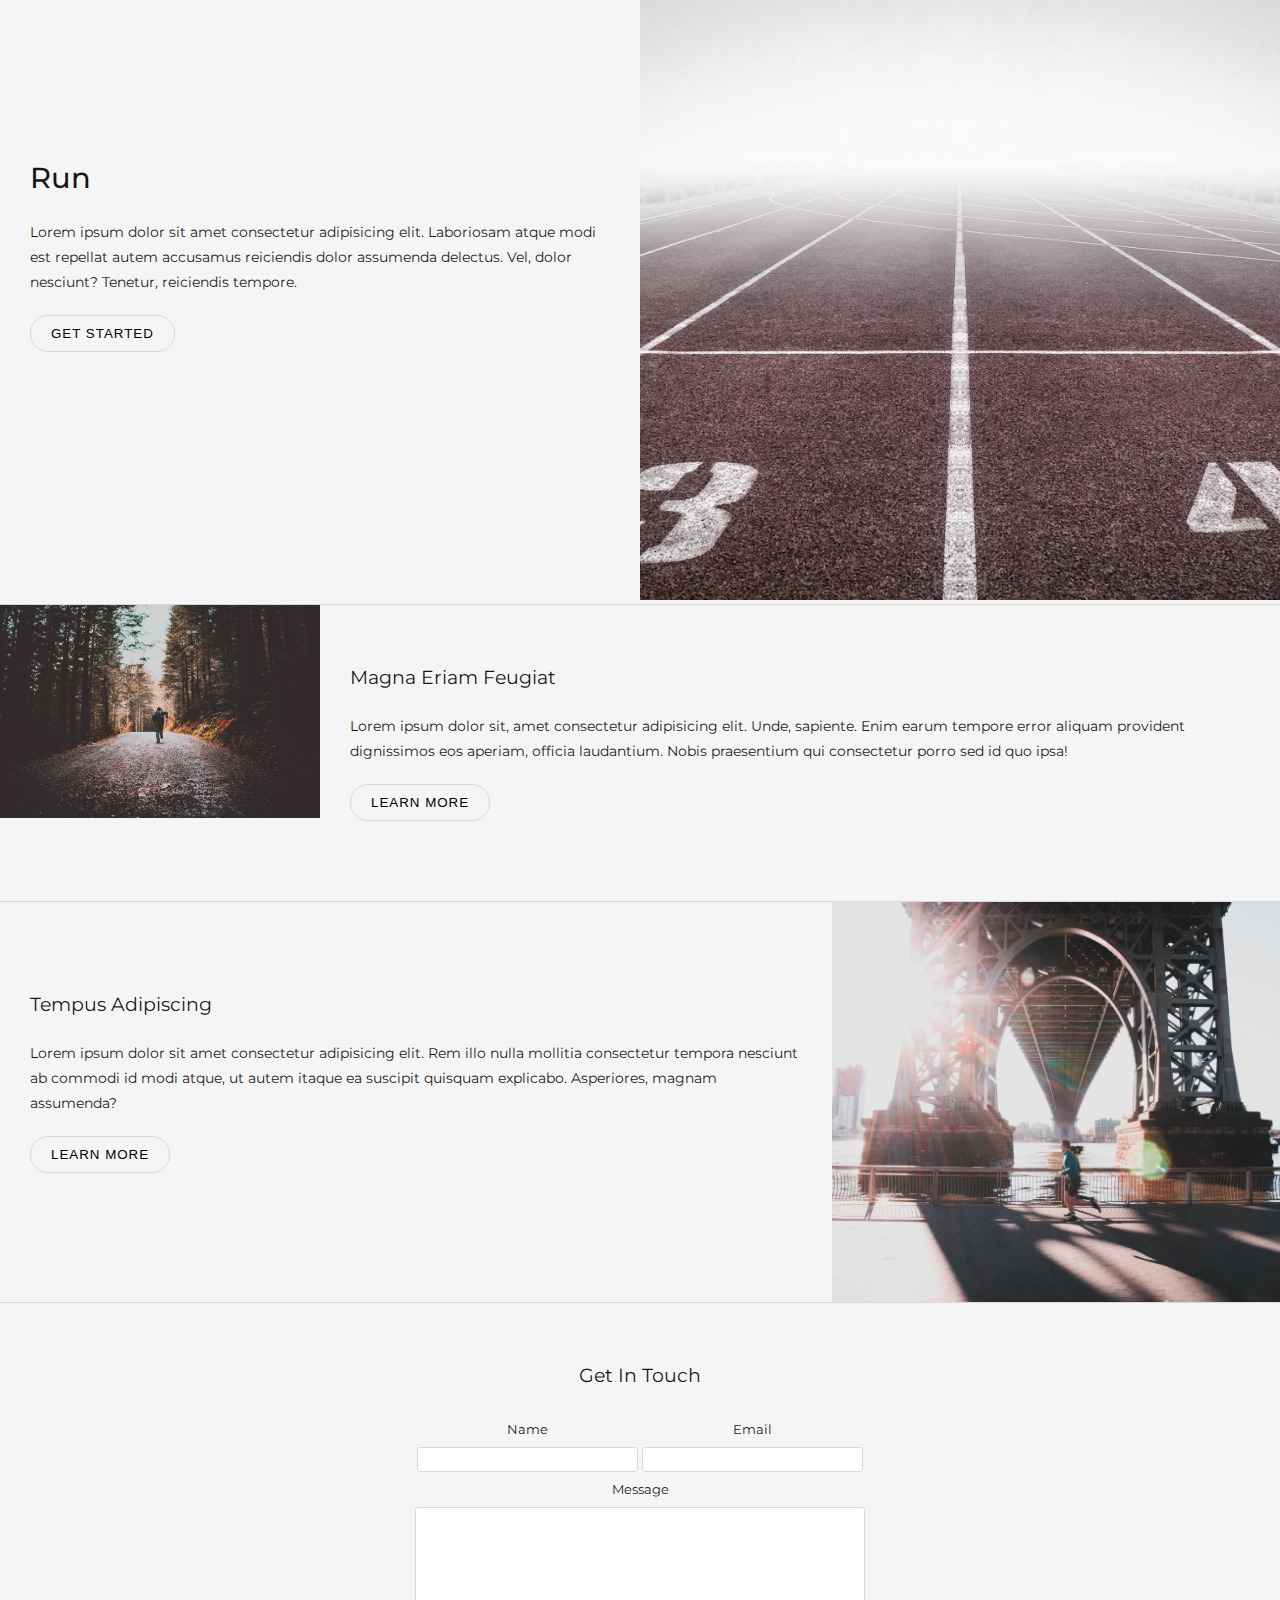
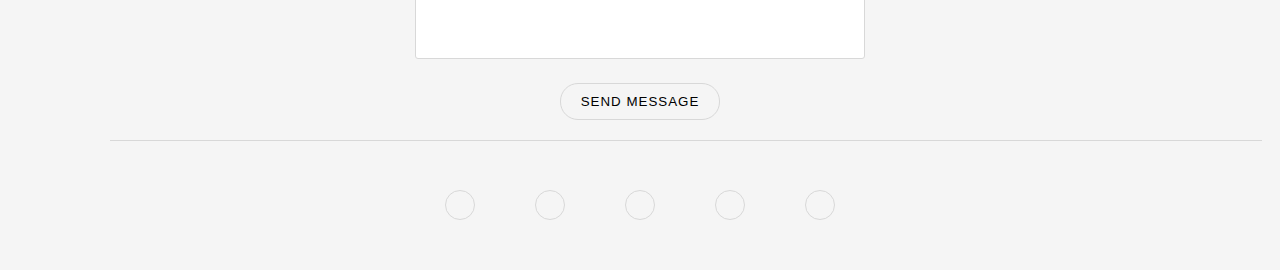
<file: index.html>
<!DOCTYPE html>
<html lang="fr">

<head>
    <meta charset="UTF-8">
    <meta http-equiv="X-UA-Compatible" content="IE=edge">
    <meta name="viewport" content="width=device-width, initial-scale=1.0">
    <title>RUN</title>
    <link rel="stylesheet" href="https://cdnjs.cloudflare.com/ajax/libs/font-awesome/6.4.0/css/all.min.css"
        integrity="sha512-iecdLmaskl7CVkqkXNQ/ZH/XLlvWZOJyj7Yy7tcenmpD1ypASozpmT/E0iPtmFIB46ZmdtAc9eNBvH0H/ZpiBw=="
        crossorigin="anonymous" referrerpolicy="no-referrer" />
    <link rel="stylesheet" href="./style.css">
</head>

<body>
    <header>
        <div class="header-left">
            <div class="header-left-content">
                <h1>run</h1>
                <p>Lorem ipsum dolor sit amet consectetur adipisicing elit. Laboriosam atque modi est repellat autem
                    accusamus reiciendis dolor assumenda delectus. Vel, dolor nesciunt? Tenetur, reiciendis tempore.</p>
            </div>
            <button class="btn-custom">get started</button>
        </div>
        <div class="header-right">
            <img src="./assets/img/banner.jpg" alt="">

        </div>
    </header>
    <main>
        <section class="section-1">
            <div class="section-1-left">
                <img src="./assets/img/img-left.jpg" alt="img-left">
            </div>
            <div class="section-1-rigth">
                <h2>Magna eriam feugiat</h2>
                <p>Lorem ipsum dolor sit, amet consectetur adipisicing elit. Unde, sapiente. Enim earum tempore error
                    aliquam provident dignissimos eos aperiam, officia laudantium. Nobis praesentium qui consectetur
                    porro
                    sed id quo ipsa!</p>
                <button class="btn-custom">learn more</button>
            </div>
        </section>

        <section class="section-2">
            <div class="section-2-left">
                <h2>tempus adipiscing</h2>
                <p>Lorem ipsum dolor sit amet consectetur adipisicing elit. Rem illo nulla mollitia consectetur tempora
                    nesciunt ab commodi id modi atque, ut autem itaque ea suscipit quisquam explicabo. Asperiores,
                    magnam
                    assumenda?</p>
                <button class="btn-custom">learn more</button>
            </div>
            <div class="section-2-rigth">
                <img src="./assets/img/img-right.jpg" alt="img-right">
            </div>
        </section>

        <div class="form">
            <div class="form-container">
                <h2>get in touch</h2>
                <div class="form-first-part">
                    <div class="name">
                        <label for="name">name</label>
                        <input type="text" id="name">
                    </div>

                    <div class="email">
                        <label for="email">email</label>
                        <input type="email" id="email">
                    </div>
                </div>
                <div class="message">
                    <label for="message">message</label>
                    <textarea name="" id="message" cols="30" rows="10"></textarea>
                </div>

                <button class="btn-custom">send message</button>
            </div>
        </div>
    </main>

    <footer>
        <ul>
            <li><i class="fa-brands fa-twitter"></i></li>
            <li><i class="fa-brands fa-facebook-f"></i></li>
            <li><i class="fa-brands fa-instagram"></i></li>
            <li><i class="fa-brands fa-linkedin-in"></i></li>
            <li><i class="fa-regular fa-envelope"></i></li>
        </ul>
    </footer>
</body>

</html>
</file>
<file: style.css>
@import url("https://fonts.googleapis.com/css2?family=Roboto&display=swap");
@import url('https://fonts.googleapis.com/css2?family=Montserrat:wght@500&display=swap');
@import url('https://fonts.googleapis.com/css2?family=Montserrat:wght@500&display=swap');

:root {
  --color1: whitesmoke;
  --color2: rgba(0, 0, 0, 0.904);
  --color3: rgba(216, 216, 216, 1);
}

* {
  padding: 0;
  margin: 0;
  box-sizing: border-box;
  list-style: none;
}

body {
  font-family: "Montserrat";
  background: var(--color1);
  color: var(--color2);


}

button {
  padding: 10px 20px;
  border: 1px solid var(--color3);
  background: none;
  border-radius: 18px;
  letter-spacing: 1px;
  text-transform: uppercase;
  margin: 20px 0;
  transition: 0.4s ease-in-out;
  cursor: pointer;
}

button:hover {
  background: var(--color2);
  color: var(--color1);
}

h2 {
  text-transform: capitalize;
  font-weight: 400;
  font-size: 1.2rem;
  margin-bottom: 25px;
}

p {
  line-height: 25px;
  font-size: 0.9rem;
  max-width: 850px;
}





/********** Partie Header **********/

header {
  display: grid;
  grid-template-columns: 50% 50%;
}

.header-left {
  margin: 90px auto;
  padding: 70px 30px;
}

.header-left h1 {
  text-transform: capitalize;
  margin-bottom: 25px;
  font-weight: 500;
  font-size: 1.8rem;
}

.header-right img {
  object-fit: cover;
  width: 100%;
  height: 600px;
}

/* .header-right {
  background: url(./assets/img/banner.jpg) center/cover;
} */

/********** Section 1 **********/

.section-1 {
  display: grid;
  grid-template-columns: 25% 75%;
  position: relative;
  border-top: 1px solid rgba(216, 216, 216, 1);
  border-bottom: 1px solid rgba(216, 216, 216, 1);
}

/* .section-1::before {
  content: "";
  position: absolute;
  height: 1px;
  width: 80%;
  background: red;
} */

.section-1-left img {
  object-fit: cover;
  width: 100%;
 
  margin-bottom: -4px;
}

.section-1-rigth {
  padding: 60px 30px;
}

/********** Section 2 **********/

.section-2 {
  display: grid;
  grid-template-columns: 65% 35%;
  border-bottom: 1px solid rgba(216, 216, 216, 1);
}

.section-2-rigth img {
  object-fit: cover;
  width: 100%;
  height: 400px;
  margin-bottom: -4px;
}

.section-2-left {
  padding: 90px 30px;
}

/************ Formulaire ********/
.form-container {
  text-align: center;
  padding-top: 60px;
  max-width: 450px;
  margin: 0 auto;
  position: relative;
}

.form::after {
  content: "";
  position: absolute;
  height: 1px;
  width: 90%;
  margin: 0 auto;
  background: var(--color3);
  left: 110px;
  right: 110px;
}


.form-first-part {
  display: grid;
  grid-template-columns: 1fr 1fr;
}

.form label {
  display: block;
  margin: 10px 0;
  text-transform: capitalize;
  font-size: 0.8rem;
}

.form-first-part input {
  width: 98%;
  height: 25px;
  border-radius: 3px;
  border: 1px solid var(--color3);
  outline: none;
}

.message textarea {
  width: 100%;
  border-radius: 3px;
  border: 1px solid var(--color3);
  resize: none;
}


/************** Footer ************/

footer ul {
  display: grid;
  grid-template-columns: 1fr 1fr 1fr 1fr 1fr;
  margin: 50px auto;
  max-width: 450px;
}

footer li {
  height: 30px;
  width: 30px;
  border: 1px solid var(--color3);
  border-radius: 150px;
  cursor: pointer;
  margin: 0 auto;
}

footer i {
  margin: 6px;
  font-size: 0.8rem;
}

footer i:hover {
  color: rgba(28, 28, 187, 0.452);

}

@media screen and (max-width: 650px) {


  header {
    display: block;
  }

  .header-left {
    margin: 0 auto;
    padding: 0 30px 20px 30px;
  }

  .header-right img {
    height: 300px;
  }

  .section-1,
  .section-2 {
    display: block;
  }

  .section-1-rigth,
  .section-2-left {
    padding: 30px;
  }

  .section-1-left,
  .section-2-rigth {
    display: none;
  }

  .form-container {
    max-width: 350px;
  }

  .form::after {
    width: 100%;
    left: 0;
  }

}
</file>
